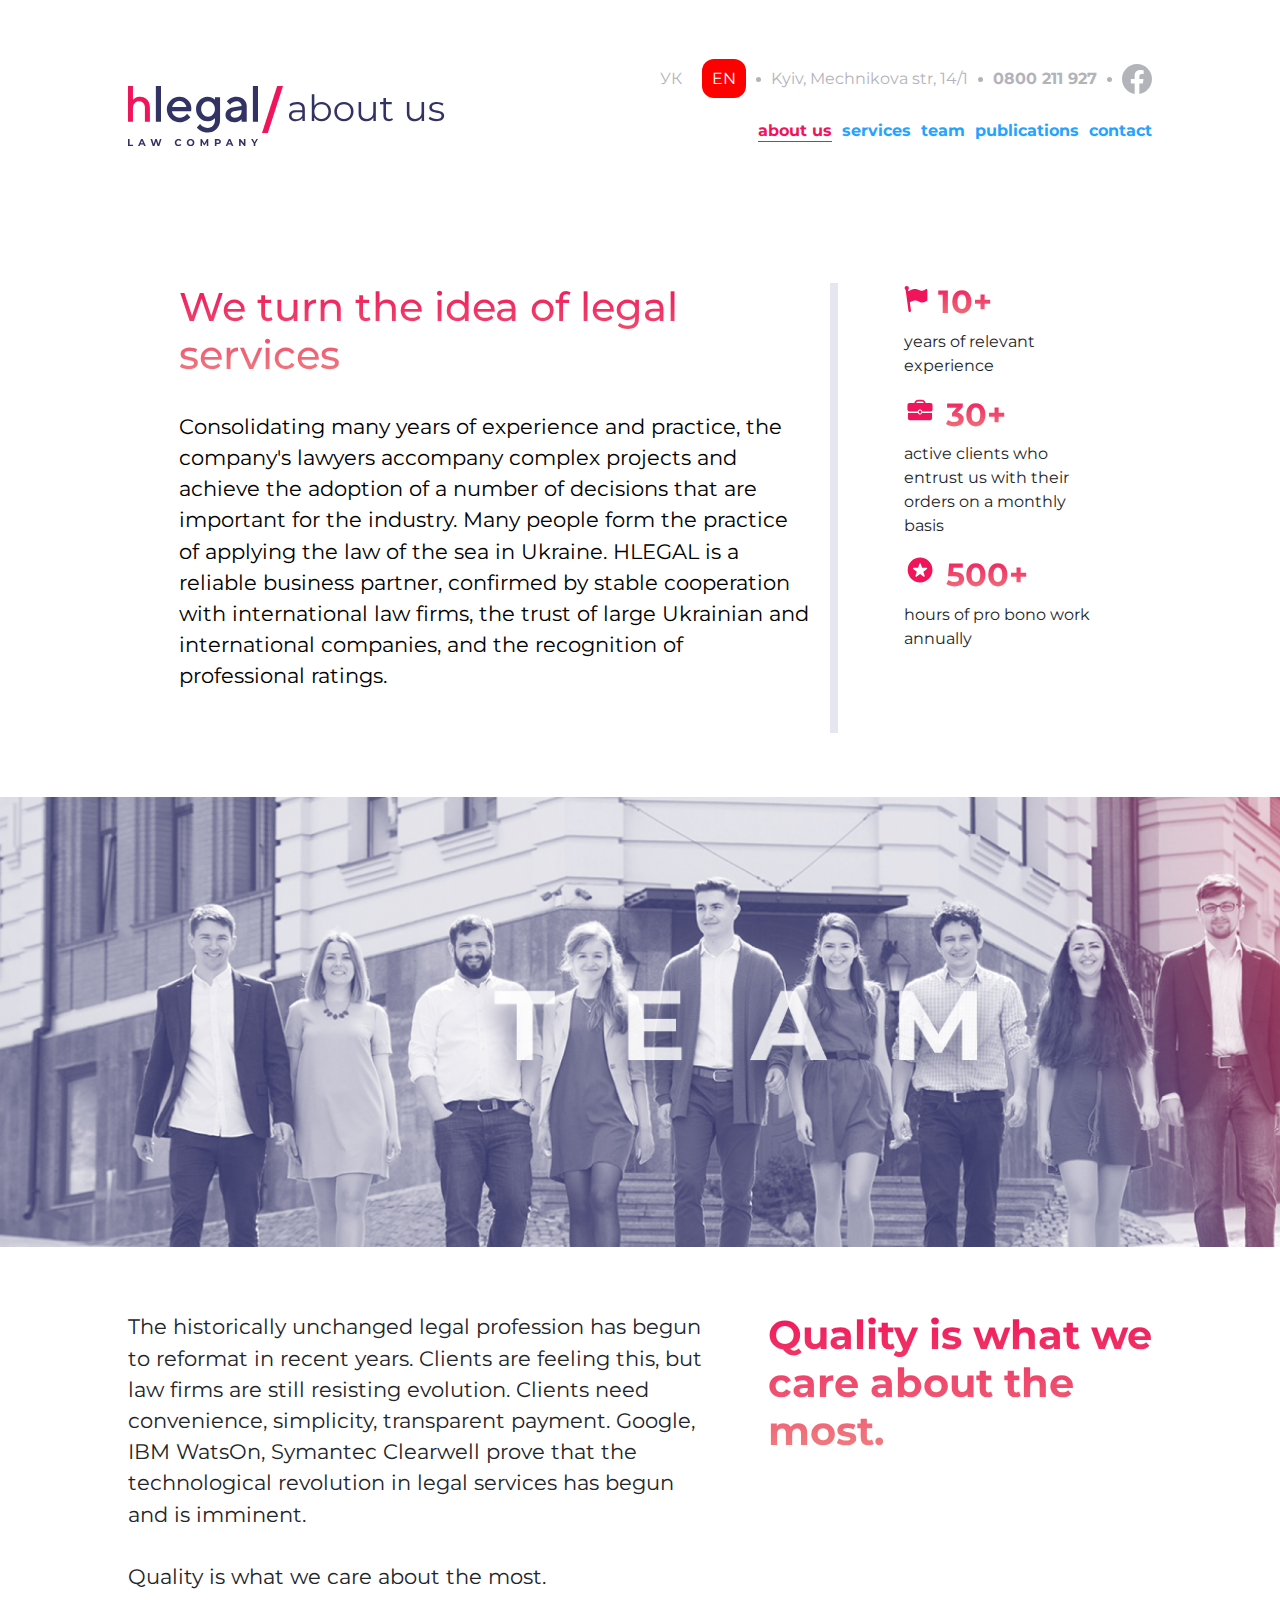
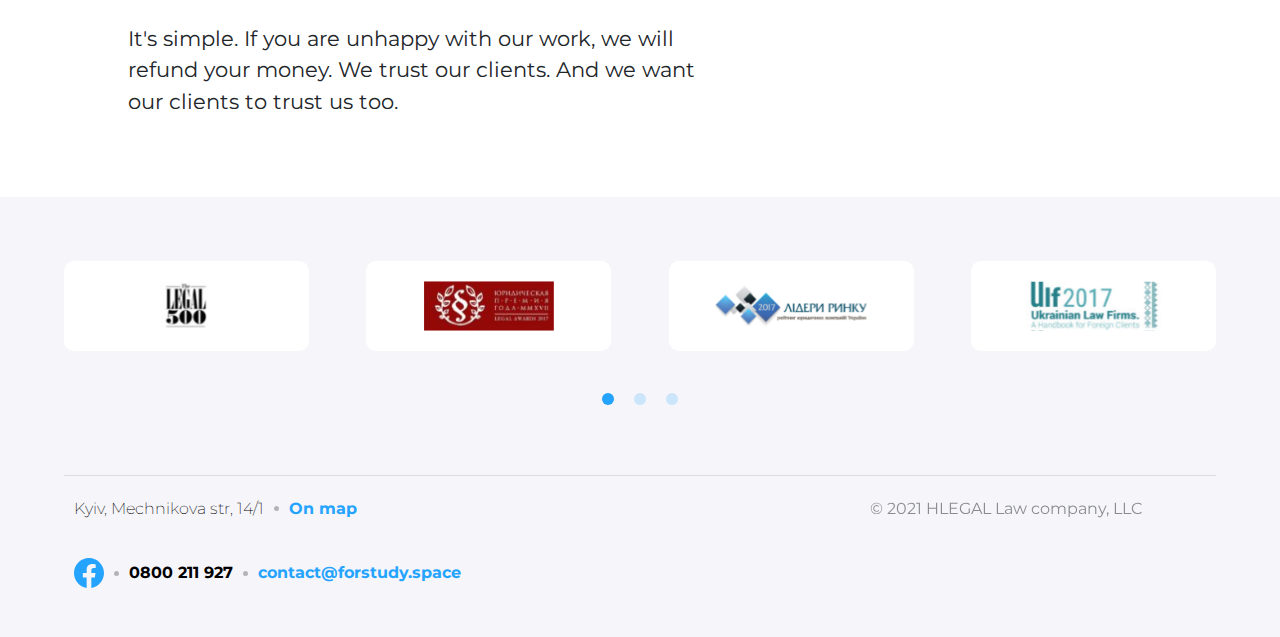
<file: pages/about.html>
<!DOCTYPE html>
<html lang="en">
  <head>
    <meta charset="UTF-8" />
    <meta http-equiv="X-UA-Compatible" content="IE=edge" />
    <meta name="viewport" content="width=device-width, initial-scale=1.0" />
    <title>About Us</title>
    <meta
      name="description"
      content='This is my final graduation project in
    "Hillel" school from "Front-End Basic" course.My mentor during this course
    was Nazar Malets.This meta-description will help SEO-optimize my webpage and
    make its position higher is search engines.'
    />
    <meta name="author" content="Kyrylo Trosnytskyi" />
    <link rel="stylesheet" type="text/css" href="../styles/about.css" />
    <script
      src="https://code.jquery.com/jquery-3.2.1.slim.min.js"
      integrity="sha384-KJ3o2DKtIkvYIK3UENzmM7KCkRr/rE9/Qpg6aAZGJwFDMVNA/GpGFF93hXpG5KkN"
      crossorigin="anonymous"
    ></script>
    <script
      src="https://cdn.jsdelivr.net/npm/popper.js@1.12.9/dist/umd/popper.min.js"
      integrity="sha384-ApNbgh9B+Y1QKtv3Rn7W3mgPxhU9K/ScQsAP7hUibX39j7fakFPskvXusvfa0b4Q"
      crossorigin="anonymous"
    ></script>
    <script
      src="https://cdn.jsdelivr.net/npm/bootstrap@4.0.0/dist/js/bootstrap.min.js"
      integrity="sha384-JZR6Spejh4U02d8jOt6vLEHfe/JQGiRRSQQxSfFWpi1MquVdAyjUar5+76PVCmYl"
      crossorigin="anonymous"
    ></script>
    <link
      rel="stylesheet"
      href="https://cdn.jsdelivr.net/npm/bootstrap@4.0.0/dist/css/bootstrap.min.css"
      integrity="sha384-Gn5384xqQ1aoWXA+058RXPxPg6fy4IWvTNh0E263XmFcJlSAwiGgFAW/dAiS6JXm"
      crossorigin="anonymous"
    />
  </head>
  <body>
    <header>
      <div id="desktopNav">
        <div class="navSection">
          <a href="../index.html"
            ><img src="../img/about/About/Logo.svg" alt="Logo"
          /></a>
        </div>
        <div class="navSection">
          <div class="subNav">
            <div class="navEl"><a href="#" class="langBut">УК</a></div>
            <div class="navEl"><a href="#" class="langButActive">EN</a></div>
            <div class="navEl"><div class="grayDot"></div></div>
            <div class="navEl">
              <a href="#" class="addressTop">Kyiv, Mechnikova str, 14/1</a>
            </div>
            <div class="navEl"><div class="grayDot"></div></div>
            <div class="navEl">
              <a href="tel:0800 211 927" class="phoneTop">0800 211 927</a>
            </div>
            <div class="navEl"><div class="grayDot"></div></div>
            <div class="navEl">
              <a href="#"><div class="fbLogo"></div></a>
            </div>
          </div>
          <div class="subNav">
            <div class="navEl">
              <a href="/pages/about.html" class="navLinkActive">about us</a>
            </div>
            <div class="navEl"><a href="#" class="navLink">services</a></div>
            <div class="navEl"><a href="#" class="navLink">team</a></div>
            <div class="navEl">
              <a href="#" class="navLink">publications</a>
            </div>
            <div class="navEl"><a href="#" class="navLink">contact</a></div>
          </div>
        </div>
      </div>
      <div id="tabletNav">
        <div class="navSection">
          <div class="navEl"><a href="#" class="langBut">УК</a></div>
          <div class="navEl"><a href="#" class="langButActive">EN</a></div>
          <div class="navEl"><div class="grayDot"></div></div>
          <div class="navEl">
            <a href="#" class="addressTop">Kyiv, Mechnikova str, 14/1</a>
          </div>
          <div class="navEl"><div class="grayDot"></div></div>
          <div class="navEl">
            <a href="tel:0800 211 927" class="phoneTop">0800 211 927</a>
          </div>
          <div class="navEl"><div class="grayDot"></div></div>
          <div class="navEl">
            <a href="#"><div class="fbLogo"></div></a>
          </div>
        </div>
        <div class="navSection">
          <a href="/index.html"
            ><img src="/img/about/About/Logo.svg" alt="Logo"
          /></a>
        </div>
        <div class="navSection">
          <div class="navEl">
            <a href="#" class="navLinkActive">about us</a>
          </div>
          <div class="navEl"><a href="#" class="navLink">services</a></div>
          <div class="navEl"><a href="#" class="navLink">team</a></div>
          <div class="navEl"><a href="#" class="navLink">publications</a></div>
          <div class="navEl"><a href="#" class="navLink">contact</a></div>
        </div>
      </div>
      <div id="mobileNav">
        <div class="navSection">
          <div class="subNav">
            <div class="navEl"><a href="#" class="langBut">УК</a></div>
            <div class="navEl"><a href="#" class="langButActive">EN</a></div>
          </div>
          <div class="subNav">
            <div class="navEl">
              <a href="tel:0800 211 927" class="phoneTop">0800 211 927</a>
            </div>
          </div>
        </div>
        <div class="navBoot">
          <nav class="navbar navbar-expand-lg navbar-light bg-transparent">
            <a class="navbar-brand" href="/index.html">
              <img
                src="/img/about/About/Logo.svg"
                width="200"
                height="60"
                alt=""
              />
            </a>
            <button
              class="navbar-toggler"
              type="button"
              data-toggle="collapse"
              data-target="#navbarSupportedContent"
              aria-controls="navbarSupportedContent"
              aria-expanded="false"
              aria-label="Toggle navigation"
            >
              <span class="navbar-toggler-icon"></span>
            </button>

            <div class="collapse navbar-collapse" id="navbarSupportedContent">
              <ul class="navbar-nav mr-auto">
                <li class="nav-item">
                  <a class="nav-link" href="/index.html">Home</a>
                </li>
                <li class="nav-item active">
                  <a class="nav-link" href="#"
                    >About Us <span class="sr-only">(current)</span></a
                  >
                </li>
                <li class="nav-item dropdown">
                  <a
                    class="nav-link dropdown-toggle"
                    href="#"
                    id="navbarDropdown"
                    role="button"
                    data-toggle="dropdown"
                    aria-haspopup="true"
                    aria-expanded="false"
                  >
                    Dropdown
                  </a>
                  <div class="dropdown-menu" aria-labelledby="navbarDropdown">
                    <a class="dropdown-item" href="#">Action</a>
                    <a class="dropdown-item" href="#">Another action</a>
                    <div class="dropdown-divider"></div>
                    <a class="dropdown-item" href="#">Something else here</a>
                  </div>
                </li>
                <li class="nav-item">
                  <a class="nav-link disabled" href="#">Disabled</a>
                </li>
              </ul>
            </div>
          </nav>
        </div>
      </div>
    </header>
    <section id="intro">
      <div class="introWrap">
        <div class="introText">
          <h1>We turn the idea of legal services</h1>
          <p>
            Consolidating many years of experience and practice, the company's
            lawyers accompany complex projects and achieve the adoption of a
            number of decisions that are important for the industry. Many people
            form the practice of applying the law of the sea in Ukraine. HLEGAL
            is a reliable business partner, confirmed by stable cooperation with
            international law firms, the trust of large Ukrainian and
            international companies, and the recognition of professional
            ratings.
          </p>
        </div>

        <div class="introColor"></div>
        <div class="introLinks">
          <div class="introEl">
            <img src="../img/about/About/Vector.svg" />
            <h2>10+</h2>
          </div>
          <div class="introEl"><p>years of relevant experience</p></div>
          <div class="introEl">
            <img src="../img/about/About/Clients.svg" />
            <h2>30+</h2>
          </div>
          <div class="introEl">
            <p>
              active clients who entrust us with their orders on a monthly basis
            </p>
          </div>
          <div class="introEl">
            <img src="../img/about/About/Probono.svg" />
            <h2>500+</h2>
          </div>
          <div class="introEl"><p>hours of pro bono work annually</p></div>
        </div>
      </div>
    </section>
    <section id="team"></section>
    <section id="quality">
      <div class="qualityWrap">
        <div class="qualitySection">
          <p>
            The historically unchanged legal profession has begun to reformat in
            recent years. Clients are feeling this, but law firms are still
            resisting evolution. Clients need convenience, simplicity,
            transparent payment. Google, IBM WatsOn, Symantec Clearwell prove
            that the technological revolution in legal services has begun and is
            imminent.<br />
            <br />
            Quality is what we care about the most.<br /><br />
            It's simple. If you are unhappy with our work, we will refund your
            money. We trust our clients. And we want our clients to trust us
            too.
          </p>
        </div>
        <div class="qualitySection">
          <h1>Quality is what we care about the most.</h1>
        </div>
      </div>
    </section>
    <section id="weDoMobile">
      <div
        id="carouselExampleIndicators"
        class="carousel slide"
        data-ride="carousel"
      >
        <ol class="carousel-indicators">
          <li
            data-target="#carouselExampleIndicators"
            data-slide-to="0"
            class="active"
          ></li>
          <li data-target="#carouselExampleIndicators" data-slide-to="1"></li>
          <li data-target="#carouselExampleIndicators" data-slide-to="2"></li>
          <li data-target="#carouselExampleIndicators" data-slide-to="3"></li>
          <li data-target="#carouselExampleIndicators" data-slide-to="4"></li>
        </ol>
        <div class="carousel-inner">
          <div class="carousel-item active">
            <div class="weDo">
              <div class="weDoEl">
                <img src="../img/about/About/Item.svg" />
              </div>
            </div>
          </div>
          <div class="carousel-item">
            <div class="weDo">
              <div class="weDoEl">
                <img src="../img/about/About/Item-1.svg" />
              </div>
            </div>
          </div>
          <div class="carousel-item">
            <div class="weDo">
              <div class="weDoEl">
                <img src="../img/about/About/Item-2.svg" />
              </div>
            </div>
          </div>
          <div class="carousel-item">
            <div class="weDo">
              <div class="weDoEl">
                <img src="../img/about/About/Item-2.svg" />
              </div>
            </div>
          </div>
          <div class="carousel-item">
            <div class="weDo">
              <div class="weDoEl">
                <img src="../img/about/About/Item-2.svg" />
              </div>
            </div>
          </div>
        </div>
      </div>
    </section>
    <section id="weDo">
      <div
        id="carouselExampleIndicators"
        class="carousel slide"
        data-ride="carousel"
      >
        <ol class="carousel-indicators">
          <li
            data-target="#carouselExampleIndicators"
            data-slide-to="0"
            class="active"
          ></li>
          <li data-target="#carouselExampleIndicators" data-slide-to="1"></li>
          <li data-target="#carouselExampleIndicators" data-slide-to="2"></li>
        </ol>
        <div class="carousel-inner">
          <div class="carousel-item active">
            <div class="weDo">
              <div class="weDoEl">
                <img src="../img/about/About/Item.svg" />
              </div>
              <div class="weDoEl">
                <img src="../img/about/About/Item-1.svg" />
              </div>
              <div class="weDoEl">
                <img src="../img/about/About/Item-2.svg" />
              </div>
              <div class="weDoEl">
                <img src="../img/about/About/Item-3.svg" />
              </div>
            </div>
          </div>
          <div class="carousel-item">
            <div class="weDo">
              <div class="weDoEl">
                <img src="../img/about/About/Item.svg" />
              </div>
              <div class="weDoEl">
                <img src="../img/about/About/Item-1.svg" />
              </div>
              <div class="weDoEl">
                <img src="../img/about/About/Item-2.svg" />
              </div>
              <div class="weDoEl">
                <img src="../img/about/About/Item-3.svg" />
              </div>
            </div>
          </div>
          <div class="carousel-item">
            <div class="weDo">
              <div class="weDoEl">
                <img src="../img/about/About/Item.svg" />
              </div>
              <div class="weDoEl">
                <img src="../img/about/About/Item-1.svg" />
              </div>
              <div class="weDoEl">
                <img src="../img/about/About/Item-2.svg" />
              </div>
              <div class="weDoEl">
                <img src="../img/about/About/Item-3.svg" />
              </div>
            </div>
          </div>
        </div>
      </div>
    </section>
    <footer>
      <hr />
      <div class="footerWrap">
        <div class="footerSection">
          <div class="footerItemTop">
            <div class="footerEL">
              <a href="#" class="addressBot">Kyiv, Mechnikova str, 14/1</a>
            </div>
            <div class="footerEL"><div class="grayDotBottom"></div></div>
            <div class="footerEL"><a href="#" class="onMap">On map</a></div>
          </div>
          <div class="footerItemBottom">
            <div class="footerEL">
              <a href="#"><div class="fbLogoBottom"></div></a>
            </div>
            <div class="footerEL"><div class="grayDotBottom"></div></div>
            <div class="footerEL">
              <a href="tel:0800 211 927" class="phoneBot">0800 211 927</a>
            </div>
            <div class="footerEL"><div class="grayDotBottom"></div></div>
            <div class="footerEL">
              <a href="mailto:contact@forstudy.space" class="mailBot"
                >contact@forstudy.space</a
              >
            </div>
          </div>
        </div>
        <div class="footerSection">
          <div class="footerEL">
            <p class="copyrights">© 2021 HLEGAL Law company, LLC</p>
          </div>
        </div>
      </div>
    </footer>
  </body>
</html>
</file>
<file: styles/about.css>
@import url("https://fonts.googleapis.com/css2?family=Montserrat:wght@400;700&display=swap");
* {
  margin: 0;
  padding: 0;
  box-sizing: border-box;
  font-family: Montserrat, sans-serif;
  font-size: 16px;
  font-weight: 400;
}

html,
body {
  width: 100%;
  height: 100%;
  scroll-behavior: smooth;
}

h1 {
  font-size: 2.5rem;
}

h2 {
  font-size: 2rem;
}

h3 {
  font-size: 1.5rem;
}

header {
  width: 100%;
  padding: 5% 10%;
}

#desktopNav {
  display: flex;
  flex-direction: row;
  align-items: center;
  justify-content: space-between;
}

#tabletNav {
  display: none;
}

#mobileNav {
  display: none;
}

.navSection .subNav {
  display: flex;
  flex-direction: row;
  align-items: center;
  justify-content: flex-end;
  gap: 10px;
  margin-bottom: 5%;
}
.navSection .subNav a {
  text-decoration: none;
  color: rgb(36, 163, 255);
}
.navSection .subNav .fbLogo {
  width: 30px;
  height: 30px;
  border: 0;
  background: transparent;
  background-image: url(../img/index/Facebook-Header.svg);
  background-repeat: no-repeat;
  background-position: center;
  background-size: cover;
  transition: 0.5s;
}
.navSection .subNav .fbLogo:hover {
  background-image: url(../img/index/fbHover.svg);
  background-repeat: no-repeat;
  background-position: center;
  background-size: cover;
}
.navSection .subNav .navLink {
  font-weight: 700;
  text-decoration: none;
  transition: 0.3s ease-in-out;
}
.navSection .subNav .navLink:hover {
  text-decoration-line: underline;
  text-underline-offset: 5px;
}
.navSection .subNav .navLinkActive {
  font-weight: 700;
  color: #f0145a;
  text-decoration-line: underline;
  text-underline-offset: 5px;
}
.navSection .subNav .langButActive {
  color: white;
  padding: 10px;
  background-color: red;
  border-radius: 12px;
  text-decoration: none;
}
.navSection .subNav .addressTop {
  color: rgb(179, 179, 186);
  font-weight: 400;
}
.navSection .subNav .phoneTop {
  color: rgb(179, 179, 186);
  font-weight: 700;
}
.navSection .subNav .langBut {
  color: rgb(179, 179, 186);
  padding: 10px;
  border-radius: 12px;
  text-decoration: none;
  transition: 0.4s ease-in-out;
}
.navSection .subNav .langBut:hover {
  background: rgb(245, 245, 250);
  padding: 10px;
  border-radius: 12px;
  text-decoration: none;
}
.navSection .subNav .grayDot {
  background-color: rgb(179, 179, 186);
  width: 5px;
  height: 5px;
  border-radius: 50px;
}

#intro {
  width: 100%;
  padding: 0 10%;
  border-radius: 0px 0px 12px 12px;
  width: 100%;
}
#intro .introWrap {
  margin-top: 5%;
  padding: 0 5%;
  display: flex;
  flex-direction: row;
  justify-content: space-between;
  width: 100%;
  gap: 20px;
}
#intro .introWrap .introColor {
  height: 50vh;
  border: 4px solid rgb(230, 230, 240);
}
#intro .introLinks {
  width: 30%;
  padding-left: 5%;
  text-align: left;
}
#intro .introLinks h1 {
  width: 30vw;
  color: #b3b3ba;
  font-weight: 700;
  padding: 5% 5%;
}
#intro .introLinks h1:hover {
  -webkit-transition: background 1s ease-out;
  background: -webkit-linear-gradient(90.13deg, #ef8080 0.84%, #f0145a 99.96%);
  -webkit-background-clip: text;
  -webkit-text-fill-color: transparent;
}
#intro .introText {
  width: 80%;
  padding: 0;
}
#intro .introText h1 {
  -webkit-transition: background 1s ease-out;
  background: -webkit-linear-gradient(90.13deg, #ef8080 0.84%, #f0145a 99.96%);
  -webkit-background-clip: text;
  -webkit-text-fill-color: transparent;
}
#intro .introText p {
  margin-top: 5%;
  color: rgb(0, 0, 0);
  font-size: 1.3rem;
}
#intro .introEl {
  display: flex;
  flex-direction: row;
  align-items: baseline;
}
#intro .introEl h2 {
  font-weight: 700;
  margin-left: 5%;
  -webkit-transition: background 1s ease-out;
  background: -webkit-linear-gradient(90.13deg, #ef8080 0.84%, #f0145a 99.96%);
  -webkit-background-clip: text;
  -webkit-text-fill-color: transparent;
}

#team {
  margin: 5% 0;
  background-image: url(../img/about/About/Photo.png);
  background-repeat: no-repeat;
  background-size: cover;
  width: 100%;
  height: 50%;
}

#quality {
  margin-bottom: 5%;
  padding: 0 10%;
}
#quality .qualityWrap {
  gap: 50px;
  display: flex;
  flex-direction: row;
  justify-content: space-between;
}
#quality .qualityWrap .qualitySection h1 {
  width: 30vw;
  font-weight: 700;
  -webkit-transition: background 1s ease-out;
  background: -webkit-linear-gradient(90.13deg, #ef8080 0.84%, #f0145a 99.96%);
  -webkit-background-clip: text;
  -webkit-text-fill-color: transparent;
}
#quality .qualityWrap .qualitySection p {
  font-size: 1.3rem;
}

#weDoMobile {
  display: none;
}

#weDo {
  background-color: #f5f5fa;
  padding: 5%;
}
#weDo .weDo {
  gap: 5%;
  width: 100%;
  background-color: #f5f5fa;
  border-radius: 12px;
  display: flex;
  flex-direction: row;
  justify-content: space-between;
  align-items: center;
}
#weDo .weDo img {
  width: 100%;
}

#carouselExampleIndicators .carousel-indicators {
  bottom: -70px;
}

.carousel .carousel-indicators li {
  margin: 0 10px;
  background-color: #24a3ff;
  width: 12px;
  height: 12px;
  border-radius: 12px;
  opacity: 0.2;
}

#carouselExampleIndicators .carousel-indicators .active {
  opacity: 1;
  background-color: #24a3ff;
}

.carousel-inner {
  margin-bottom: 70px;
}

footer {
  margin-top: -2%;
  background-color: #f5f5fa;
  padding: 0 5%;
}
footer .footerWrap {
  width: 100%;
  padding: 5px 10px;
  display: flex;
  flex-direction: row;
  align-items: center;
  justify-content: space-between;
}
footer .footerWrap .footerSection {
  width: 33%;
  height: 15vh;
}
footer .footerWrap .footerSection .footerEL {
  white-space: nowrap;
}
footer .footerWrap .footerItemTop {
  margin-bottom: 10%;
  display: flex;
  flex-direction: row;
  align-items: center;
  justify-content: flex-start;
  gap: 10px;
}
footer .footerWrap .footerItemTop .grayDotBottom {
  background-color: #b3b3ba;
  width: 5px;
  height: 5px;
  border-radius: 50px;
}
footer .footerWrap .footerItemBottom {
  align-items: center;
  display: flex;
  flex-direction: row;
  gap: 10px;
}
footer .footerWrap .footerItemBottom .fbLogoBottom {
  width: 30px;
  height: 30px;
  border: 0;
  background: transparent;
  background-image: url(../img/index/Vector.svg);
  background-repeat: no-repeat;
  background-position: center;
  background-size: cover;
  transition: 0.5s;
}
footer .footerWrap .footerItemBottom .fbLogoBottom:hover {
  background-image: url(../img/index/fbHover.svg);
  background-repeat: no-repeat;
  background-position: center;
  background-size: cover;
}
footer .footerWrap .footerItemBottom .grayDotBottom {
  background-color: #b3b3ba;
  width: 5px;
  height: 5px;
  border-radius: 50px;
}
footer .footerWrap .mailBot,
footer .footerWrap .onMap {
  color: #24a3ff;
  font-weight: 700;
}
footer .footerWrap .phoneBot {
  color: black;
  font-weight: 700;
}
footer .footerWrap .addressBot {
  color: black;
  font-weight: 200;
}
footer .footerWrap .copyrights {
  opacity: 0.5;
  margin-left: 10%;
}

@media screen and (max-width: 1024px) {
  #desktopNav {
    display: none;
  }
  #tabletNav {
    display: flex;
    flex-direction: column;
    justify-content: flex-start;
  }
  #tabletNav .navSection {
    display: flex;
    flex-direction: row;
    align-items: center;
    justify-content: flex-start;
    gap: 10px;
    margin-bottom: 5%;
  }
  #tabletNav .navSection a {
    text-decoration: none;
    color: rgb(36, 163, 255);
  }
  #tabletNav .navSection .fbLogo {
    width: 30px;
    height: 30px;
    border: 0;
    background: transparent;
    background-image: url(../img/index/Facebook-Header.svg);
    background-repeat: no-repeat;
    background-position: center;
    background-size: cover;
    transition: 0.5s;
  }
  #tabletNav .navSection .fbLogo:hover {
    background-image: url(../img/index/fbHover.svg);
    background-repeat: no-repeat;
    background-position: center;
    background-size: cover;
  }
  #tabletNav .navSection .navLink {
    font-weight: 700;
    text-decoration: none;
    transition: 0.3s ease-in-out;
  }
  #tabletNav .navSection .navLink:hover {
    text-decoration-line: underline;
    text-underline-offset: 5px;
  }
  #tabletNav .navSection .navLinkActive {
    font-weight: 700;
    color: #f0145a;
    text-decoration-line: underline;
    text-underline-offset: 5px;
  }
  #tabletNav .navSection .langButActive {
    color: white;
    padding: 10px;
    background-color: red;
    border-radius: 12px;
    text-decoration: none;
  }
  #tabletNav .navSection .addressTop {
    color: rgb(179, 179, 186);
    font-weight: 400;
  }
  #tabletNav .navSection .phoneTop {
    color: rgb(179, 179, 186);
    font-weight: 700;
  }
  #tabletNav .navSection .langBut {
    color: rgb(179, 179, 186);
    padding: 10px;
    border-radius: 12px;
    text-decoration: none;
    transition: 0.4s ease-in-out;
  }
  #tabletNav .navSection .langBut:hover {
    background: rgb(245, 245, 250);
    padding: 10px;
    border-radius: 12px;
    text-decoration: none;
  }
  #tabletNav .navSection .grayDot {
    background-color: rgb(179, 179, 186);
    width: 5px;
    height: 5px;
    border-radius: 50px;
  }
  #intro .introWrap {
    justify-content: flex-start;
    flex-wrap: wrap;
  }
  #intro .introWrap .introColor {
    height: auto;
  }
  #intro .introWrap .introText {
    width: 100%;
  }
  #intro .introWrap .introLinks {
    width: 80%;
  }
  #team {
    height: 25%;
    background-size: cover;
    background-position: center;
  }
  #quality .qualityWrap {
    flex-direction: column;
  }
  #quality .qualityWrap .qualitySection {
    width: 100%;
  }
  #quality .qualityWrap .qualitySection h1 {
    width: 100%;
  }
  #weDo .weDo {
    gap: 5px;
  }
  #weDo .weDo .weDoEl {
    width: 25%;
  }
  #weDo .weDo .weDoEl img {
    width: 100%;
  }
  footer {
    margin-top: -2%;
    background-color: #f5f5fa;
    padding: 0 5%;
  }
  footer .footerWrap {
    width: 100%;
    padding: 5px 10px;
    display: flex;
    flex-direction: row;
    align-items: center;
    justify-content: space-between;
  }
  footer .footerWrap .footerSection {
    width: 50%;
    height: 15vh;
  }
  footer .footerWrap .footerItemTop {
    margin-bottom: 2%;
    display: flex;
    flex-direction: row;
    align-items: center;
    justify-content: flex-start;
    gap: 10px;
  }
  footer .footerWrap .footerItemTop .grayDotBottom {
    background-color: #b3b3ba;
    width: 5px;
    height: 5px;
    border-radius: 50px;
  }
  footer .footerWrap .footerItemTop .grayDotBottom .footerEL {
    white-space: nowrap;
  }
  footer .footerWrap .footerItemBottom {
    align-items: center;
    display: flex;
    flex-direction: row;
    gap: 10px;
  }
  footer .footerWrap .footerItemBottom .footerEL {
    white-space: nowrap;
  }
  footer .footerWrap .mailBot,
  footer .footerWrap .onMap {
    color: #24a3ff;
    font-weight: 700;
  }
  footer .footerWrap .phoneBot {
    color: black;
    font-weight: 700;
  }
  footer .footerWrap .addressBot {
    color: black;
    font-weight: 200;
  }
  footer .footerWrap .copyrights {
    opacity: 0.5;
    margin-left: 10%;
  }
}
@media screen and (max-width: 600px) {
  header {
    padding: 2%;
  }
  #tabletNav {
    display: none;
  }
  #mobileNav {
    display: flex;
    flex-direction: column;
  }
  #mobileNav button.navbar-toggler:focus {
    outline: 1px none;
  }
  #mobileNav .navSection {
    padding: 5%;
    width: 100%;
    background-color: rgba(245, 245, 250, 0.2);
    display: flex;
    flex-direction: row;
    justify-content: space-between;
  }
  #weDo {
    display: none;
  }
  #weDoMobile {
    display: block;
    width: 100%;
    background-color: #f5f5fa;
    padding: 5%;
  }
  #weDoMobile .weDo {
    width: 100%;
    background-color: #f5f5fa;
    border-radius: 12px;
  }
  #weDoMobile .weDo img {
    width: 100%;
  }
  footer {
    margin-top: -2%;
    background-color: #f5f5fa;
    padding: 5%;
  }
  footer .footerWrap {
    width: 100%;
    padding: 5px 10px;
    display: flex;
    flex-direction: column;
    align-items: center;
    justify-content: space-between;
  }
  footer .footerWrap .footerSection {
    width: 100%;
    height: auto;
  }
  footer .footerWrap .footerItemTop {
    margin-bottom: 2%;
    display: flex;
    flex-direction: column;
    align-items: center;
    justify-content: flex-start;
    gap: 10px;
  }
  footer .footerWrap .footerItemTop .grayDotBottom {
    display: none;
  }
  footer .footerWrap .footerItemTop .grayDotBottom .footerEL {
    white-space: nowrap;
  }
  footer .footerWrap .copyrights {
    text-align: center;
    width: 80%;
    margin-top: 5%;
  }
  footer .footerWrap .footerItemBottom {
    align-items: center;
    display: flex;
    flex-direction: column;
    gap: 10px;
  }
  footer .footerWrap .footerItemBottom .grayDotBottom {
    display: none;
  }
  footer .footerWrap .footerItemBottom .footerEL {
    white-space: nowrap;
  }
}

/*# sourceMappingURL=about.css.map */
</file>
